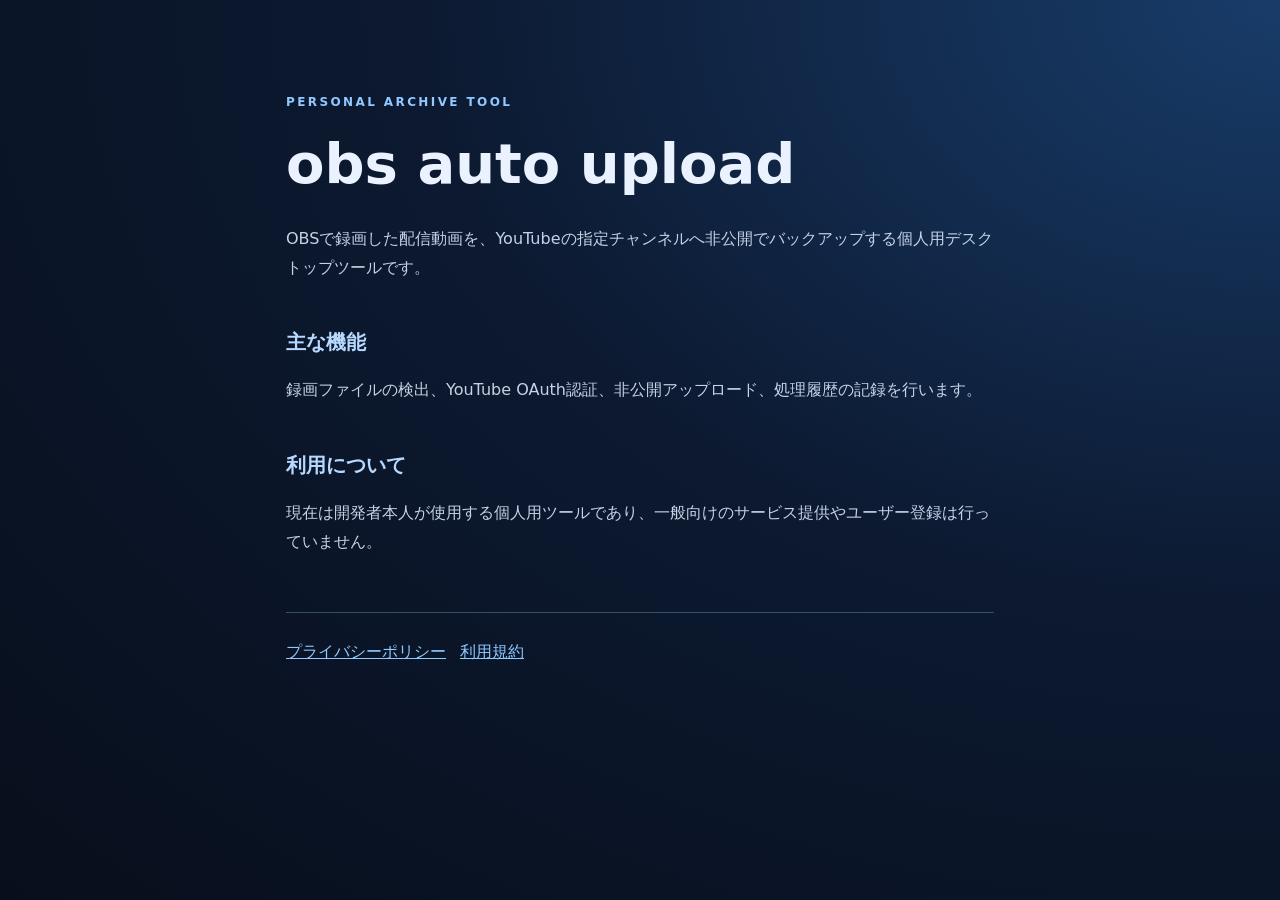
<file: index.html>
<!doctype html><html lang="ja"><head><meta charset="utf-8"><meta name="viewport" content="width=device-width,initial-scale=1"><title>obs auto upload</title><link rel="stylesheet" href="style.css"></head><body><main><p class="eyebrow">PERSONAL ARCHIVE TOOL</p><h1>obs auto upload</h1><p>OBSで録画した配信動画を、YouTubeの指定チャンネルへ非公開でバックアップする個人用デスクトップツールです。</p><h2>主な機能</h2><p>録画ファイルの検出、YouTube OAuth認証、非公開アップロード、処理履歴の記録を行います。</p><h2>利用について</h2><p>現在は開発者本人が使用する個人用ツールであり、一般向けのサービス提供やユーザー登録は行っていません。</p><nav><a href="privacy.html">プライバシーポリシー</a><a href="terms.html">利用規約</a></nav></main></body></html>
</file>
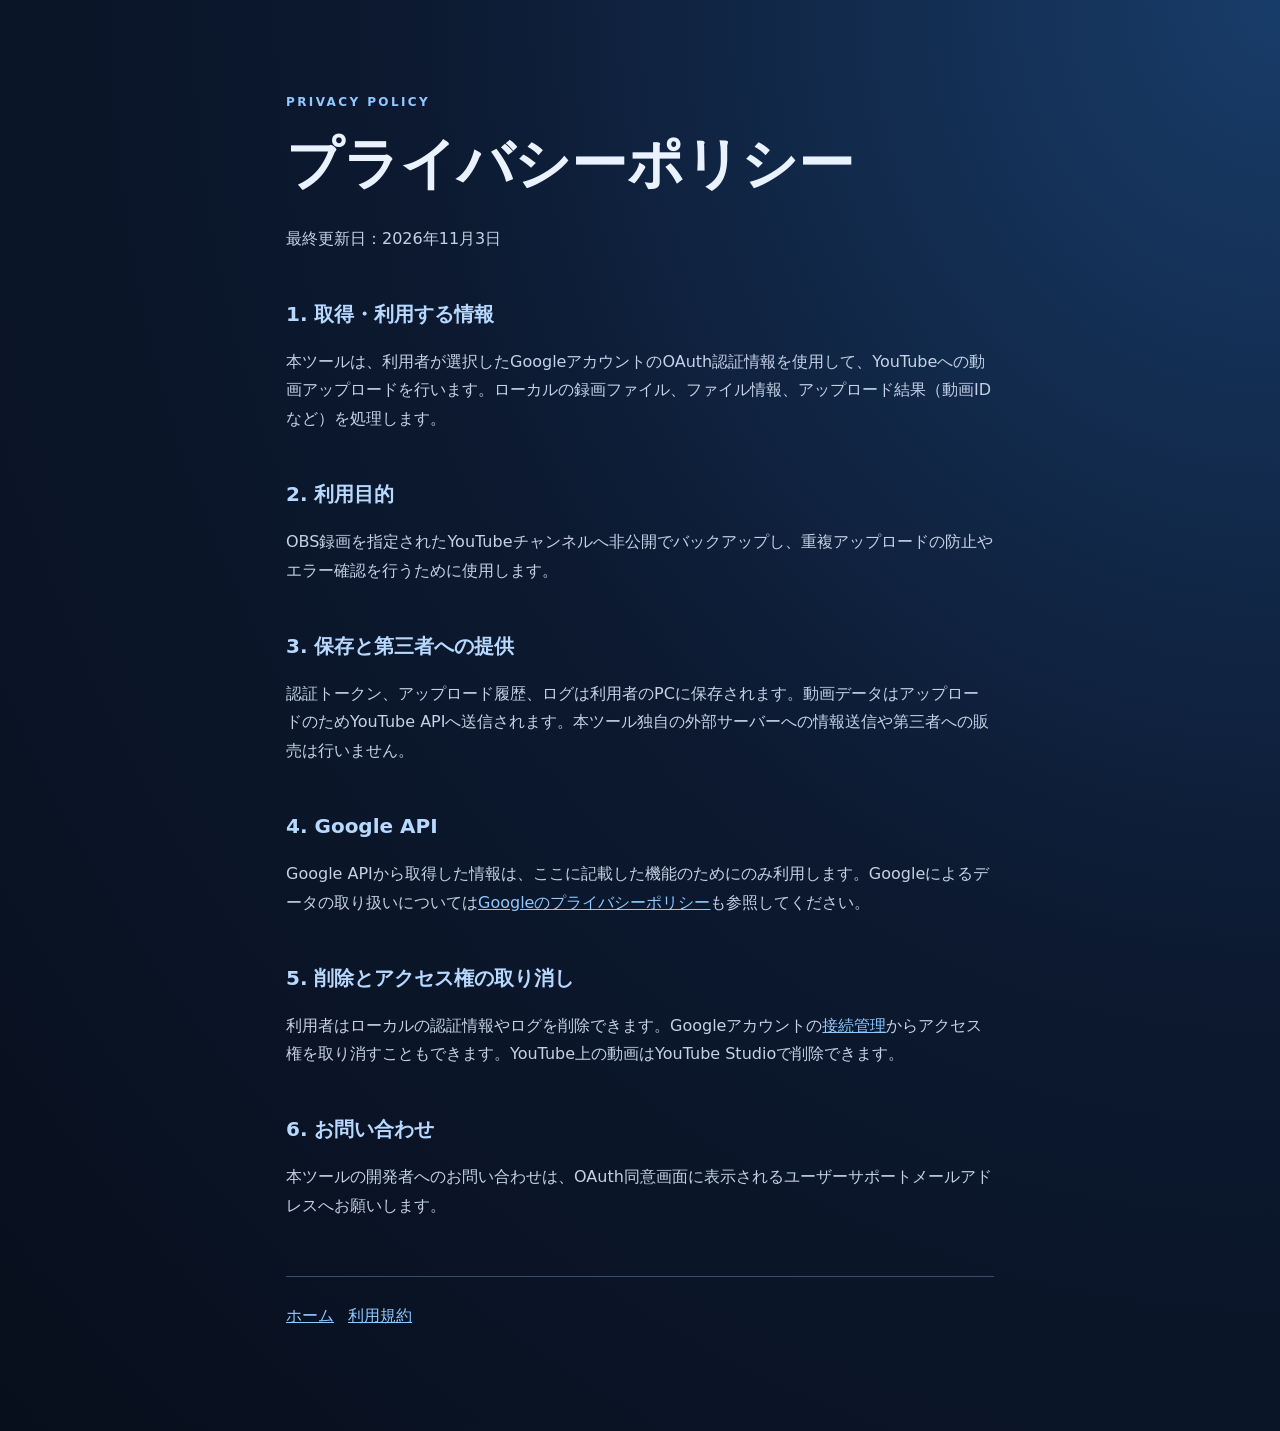
<file: privacy.html>
<!doctype html><html lang="ja"><head><meta charset="utf-8"><meta name="viewport" content="width=device-width,initial-scale=1"><title>プライバシーポリシー | obs auto upload</title><link rel="stylesheet" href="style.css"></head><body><main><p class="eyebrow">PRIVACY POLICY</p><h1>プライバシーポリシー</h1><p>最終更新日：2026年11月3日</p><h2>1. 取得・利用する情報</h2><p>本ツールは、利用者が選択したGoogleアカウントのOAuth認証情報を使用して、YouTubeへの動画アップロードを行います。ローカルの録画ファイル、ファイル情報、アップロード結果（動画IDなど）を処理します。</p><h2>2. 利用目的</h2><p>OBS録画を指定されたYouTubeチャンネルへ非公開でバックアップし、重複アップロードの防止やエラー確認を行うために使用します。</p><h2>3. 保存と第三者への提供</h2><p>認証トークン、アップロード履歴、ログは利用者のPCに保存されます。動画データはアップロードのためYouTube APIへ送信されます。本ツール独自の外部サーバーへの情報送信や第三者への販売は行いません。</p><h2>4. Google API</h2><p>Google APIから取得した情報は、ここに記載した機能のためにのみ利用します。Googleによるデータの取り扱いについては<a href="https://policies.google.com/privacy">Googleのプライバシーポリシー</a>も参照してください。</p><h2>5. 削除とアクセス権の取り消し</h2><p>利用者はローカルの認証情報やログを削除できます。Googleアカウントの<a href="https://myaccount.google.com/connections">接続管理</a>からアクセス権を取り消すこともできます。YouTube上の動画はYouTube Studioで削除できます。</p><h2>6. お問い合わせ</h2><p>本ツールの開発者へのお問い合わせは、OAuth同意画面に表示されるユーザーサポートメールアドレスへお願いします。</p><nav><a href="index.html">ホーム</a><a href="terms.html">利用規約</a></nav></main></body></html>
</file>
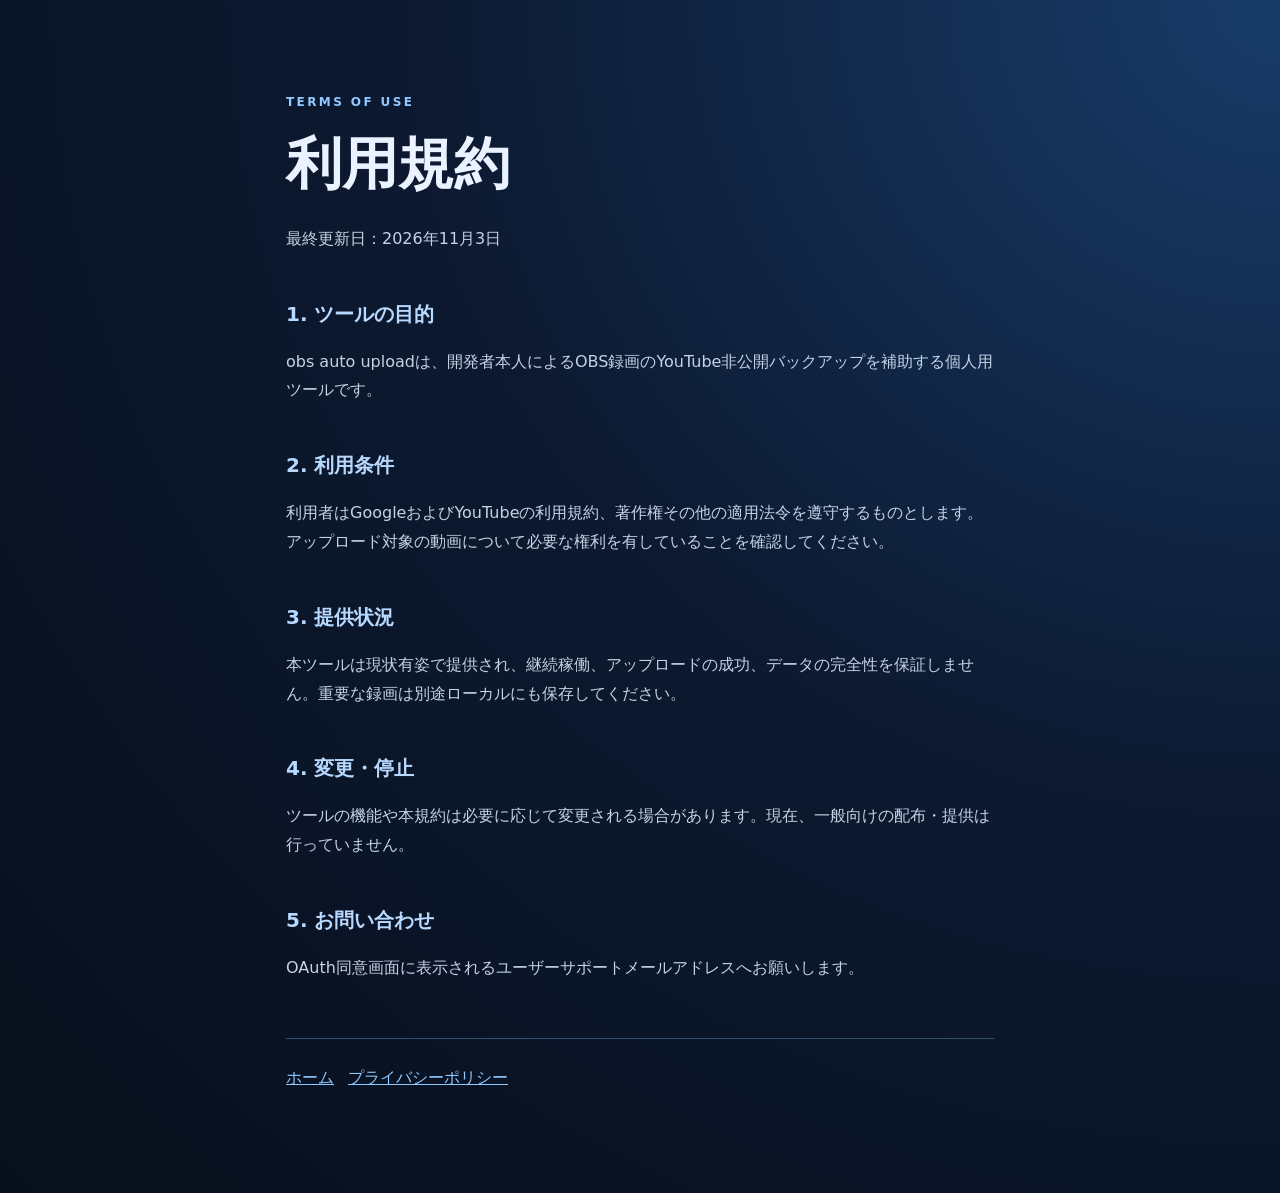
<file: terms.html>
<!doctype html><html lang="ja"><head><meta charset="utf-8"><meta name="viewport" content="width=device-width,initial-scale=1"><title>利用規約 | obs auto upload</title><link rel="stylesheet" href="style.css"></head><body><main><p class="eyebrow">TERMS OF USE</p><h1>利用規約</h1><p>最終更新日：2026年11月3日</p><h2>1. ツールの目的</h2><p>obs auto uploadは、開発者本人によるOBS録画のYouTube非公開バックアップを補助する個人用ツールです。</p><h2>2. 利用条件</h2><p>利用者はGoogleおよびYouTubeの利用規約、著作権その他の適用法令を遵守するものとします。アップロード対象の動画について必要な権利を有していることを確認してください。</p><h2>3. 提供状況</h2><p>本ツールは現状有姿で提供され、継続稼働、アップロードの成功、データの完全性を保証しません。重要な録画は別途ローカルにも保存してください。</p><h2>4. 変更・停止</h2><p>ツールの機能や本規約は必要に応じて変更される場合があります。現在、一般向けの配布・提供は行っていません。</p><h2>5. お問い合わせ</h2><p>OAuth同意画面に表示されるユーザーサポートメールアドレスへお願いします。</p><nav><a href="index.html">ホーム</a><a href="privacy.html">プライバシーポリシー</a></nav></main></body></html>
</file>
<file: style.css>
:root{color-scheme:dark}*{box-sizing:border-box}body{margin:0;background:radial-gradient(ellipse at top right,#183c69 0%,#0c1930 48%,#080f1c 100%);color:#eaf2ff;font:16px/1.8 system-ui,-apple-system,'Segoe UI',sans-serif;min-height:100vh}main{max-width:760px;margin:0 auto;padding:80px 26px 100px}.eyebrow{color:#91c8ff;font-size:12px;letter-spacing:.2em;font-weight:700}h1{font-size:clamp(32px,6vw,56px);line-height:1.2;margin:16px 0 28px}h2{font-size:20px;margin:42px 0 10px;color:#b8d9ff}p{color:#c5d2e6}nav{display:flex;flex-wrap:wrap;gap:14px;margin-top:55px;border-top:1px solid #35506c;padding-top:25px}a{color:#8ec9ff}a:hover{color:white}
</file>
